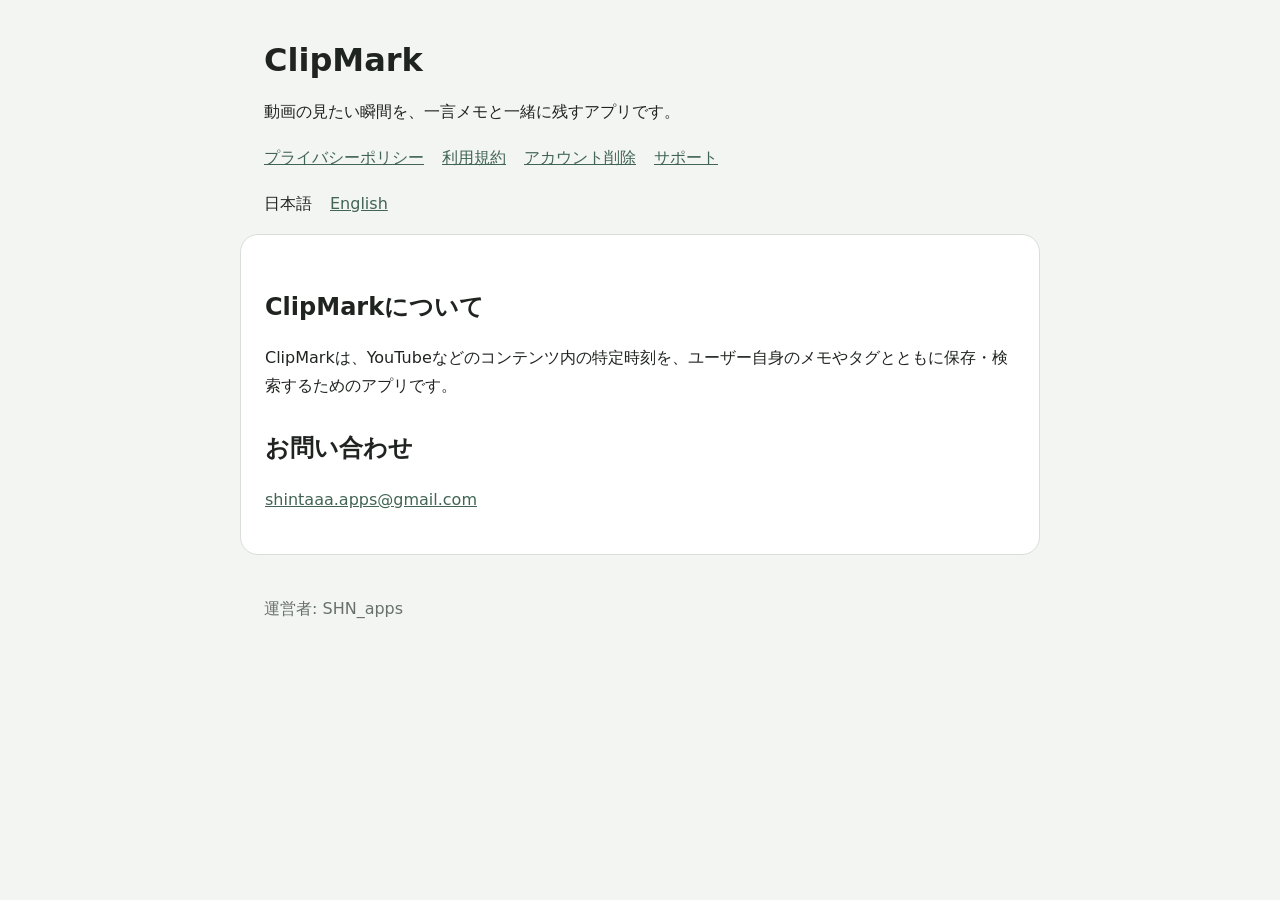
<file: docs/index.html>
<!doctype html>
<html lang="ja">
<head>
  <meta charset="utf-8">
  <meta name="viewport" content="width=device-width, initial-scale=1">
  <title>ClipMark サポート</title>
  <link rel="stylesheet" href="styles.css">
<link rel="alternate" hreflang="ja" href="index.html"><link rel="alternate" hreflang="en" href="en/index.html"></head>
<body>
  <header>
    <h1>ClipMark</h1>
    <p>動画の見たい瞬間を、一言メモと一緒に残すアプリです。</p>
    <nav>
      <a href="privacy.html">プライバシーポリシー</a>
      <a href="terms.html">利用規約</a>
      <a href="delete-account.html">アカウント削除</a>
      <a href="support.html">サポート</a>
    </nav>
  <nav aria-label="言語"><span lang="ja" aria-current="page">日本語</span><a lang="en" hreflang="en" href="en/index.html">English</a></nav></header>
  <main>
    <h2>ClipMarkについて</h2>
    <p>ClipMarkは、YouTubeなどのコンテンツ内の特定時刻を、ユーザー自身のメモやタグとともに保存・検索するためのアプリです。</p>
    <h2>お問い合わせ</h2>
    <p><a href="mailto:shintaaa.apps@gmail.com">shintaaa.apps@gmail.com</a></p>
  </main>
  <footer>運営者: SHN_apps</footer>
</body>
</html>
</file>
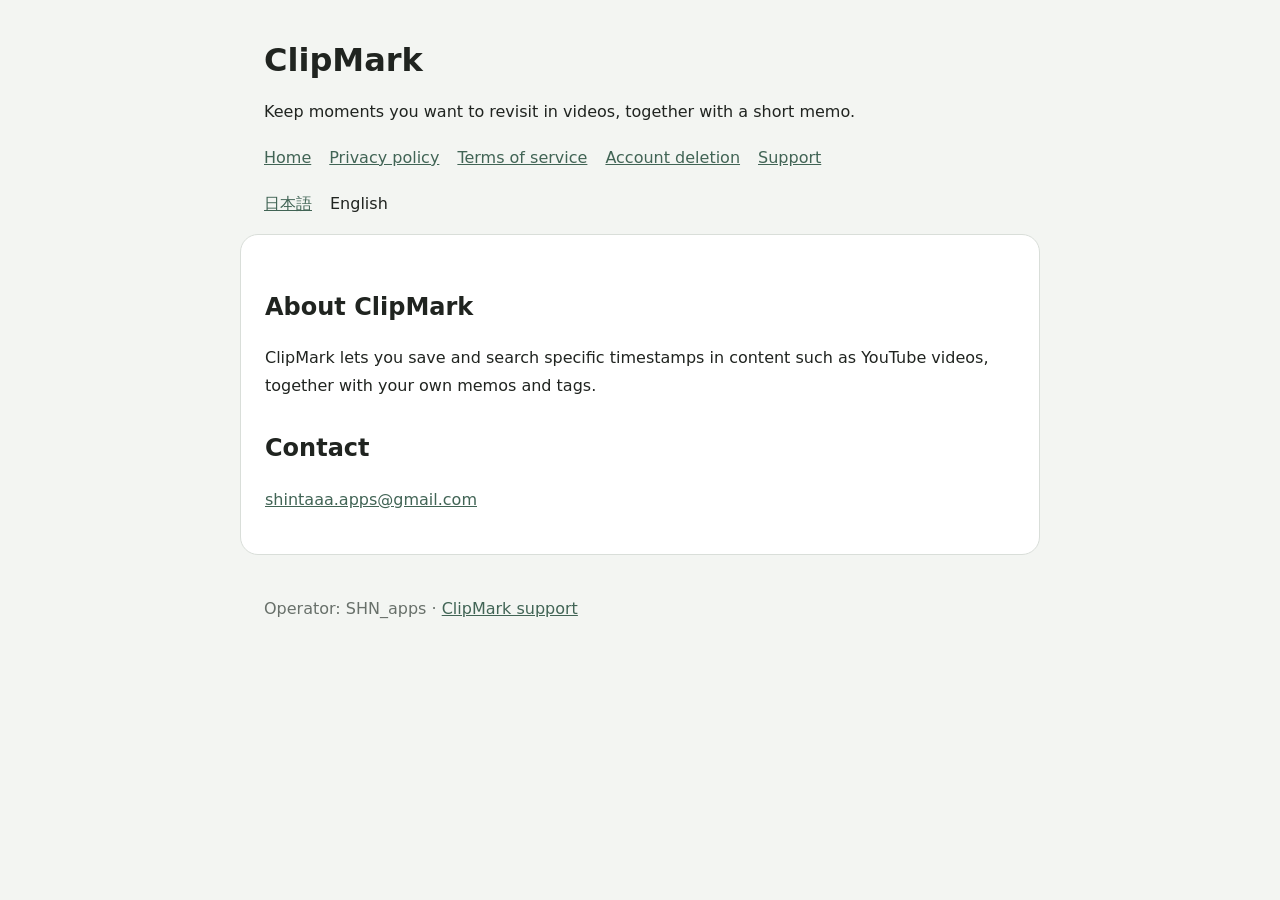
<file: docs/en/index.html>
<!doctype html>
<html lang="en"><head><meta charset="utf-8"><meta name="viewport" content="width=device-width, initial-scale=1"><title>ClipMark support</title><link rel="stylesheet" href="../styles.css"><link rel="alternate" hreflang="ja" href="../index.html"><link rel="alternate" hreflang="en" href="index.html"></head>
<body><header><h1>ClipMark</h1><p>Keep moments you want to revisit in videos, together with a short memo.</p><nav aria-label="Site"><a href="index.html">Home</a><a href="privacy.html">Privacy policy</a><a href="terms.html">Terms of service</a><a href="delete-account.html">Account deletion</a><a href="support.html">Support</a></nav><nav aria-label="Language"><a lang="ja" hreflang="ja" href="../index.html">日本語</a><span lang="en" aria-current="page">English</span></nav></header>
<main><h2>About ClipMark</h2>
<p>ClipMark lets you save and search specific timestamps in content such as YouTube videos, together with your own memos and tags.</p>
<h2>Contact</h2><p><a href="mailto:shintaaa.apps@gmail.com">shintaaa.apps@gmail.com</a></p></main><footer>Operator: SHN_apps · <a href="index.html">ClipMark support</a></footer></body></html>
</file>
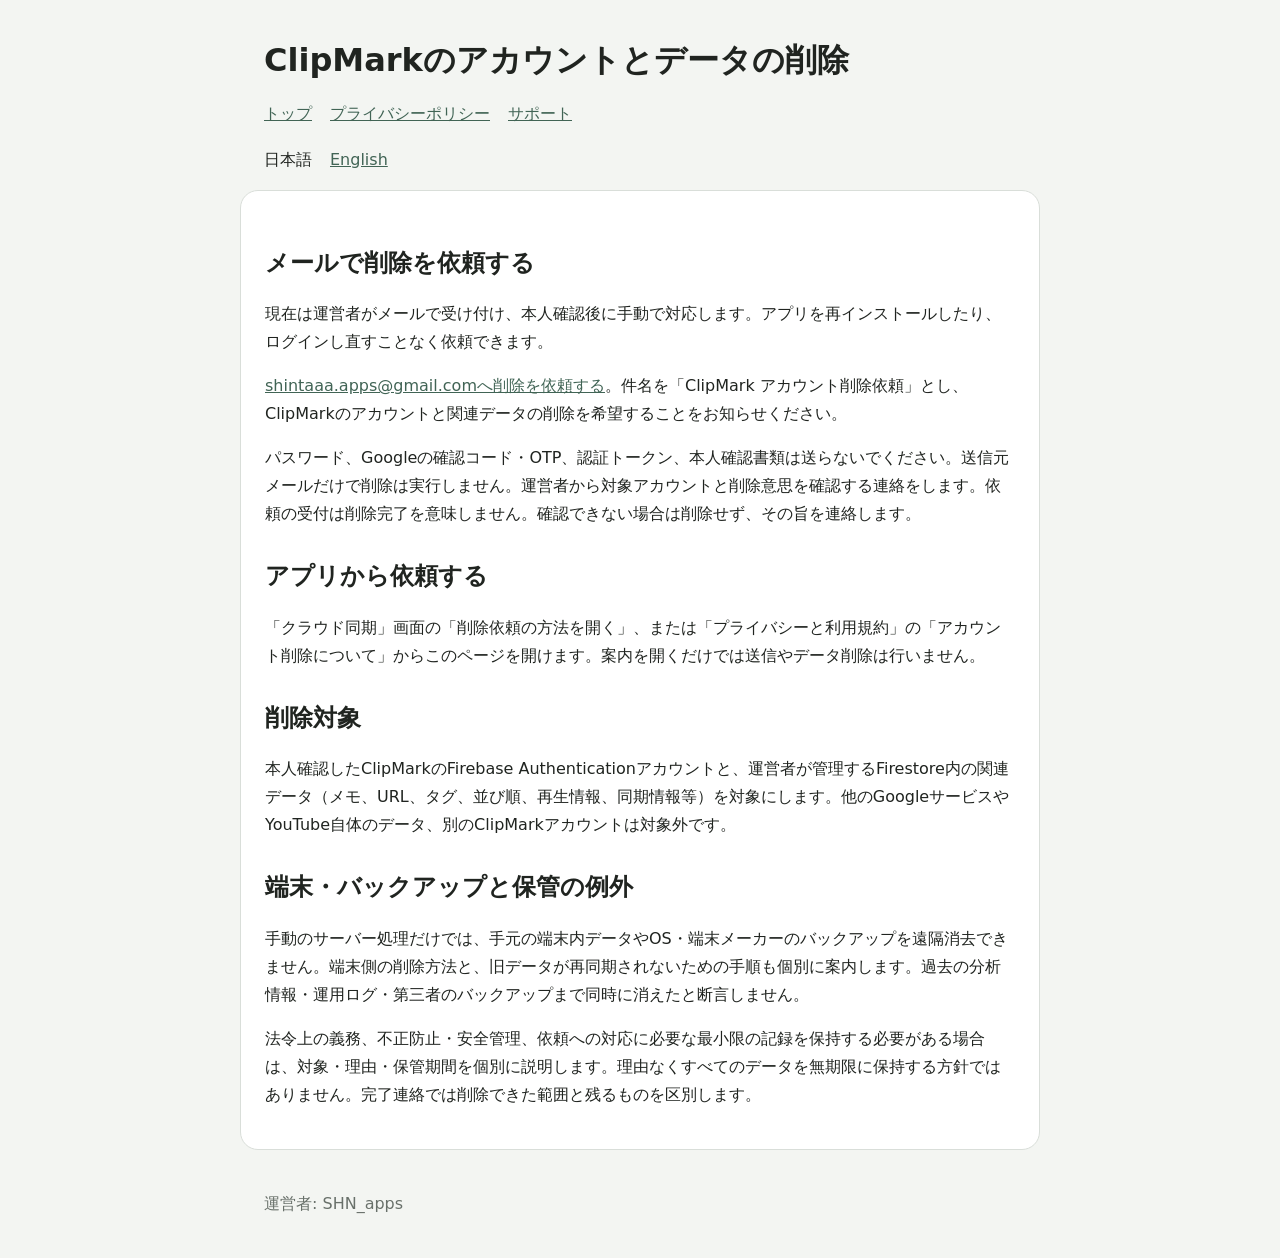
<file: docs/delete-account.html>
<!doctype html>
<html lang="ja"><head><meta charset="utf-8"><meta name="viewport" content="width=device-width, initial-scale=1"><title>アカウント削除 | ClipMark</title><link rel="stylesheet" href="styles.css"><link rel="alternate" hreflang="ja" href="delete-account.html"><link rel="alternate" hreflang="en" href="en/delete-account.html"></head>
<body><header><h1>ClipMarkのアカウントとデータの削除</h1><nav><a href="index.html">トップ</a> <a href="privacy.html">プライバシーポリシー</a> <a href="support.html">サポート</a></nav><nav aria-label="言語"><span lang="ja" aria-current="page">日本語</span><a lang="en" hreflang="en" href="en/delete-account.html">English</a></nav></header><main>
<h2>メールで削除を依頼する</h2>
<p>現在は運営者がメールで受け付け、本人確認後に手動で対応します。アプリを再インストールしたり、ログインし直すことなく依頼できます。</p>
<p><a href="mailto:shintaaa.apps@gmail.com?subject=ClipMark%20account%20deletion">shintaaa.apps@gmail.comへ削除を依頼する</a>。件名を「ClipMark アカウント削除依頼」とし、ClipMarkのアカウントと関連データの削除を希望することをお知らせください。</p>
<p>パスワード、Googleの確認コード・OTP、認証トークン、本人確認書類は送らないでください。送信元メールだけで削除は実行しません。運営者から対象アカウントと削除意思を確認する連絡をします。依頼の受付は削除完了を意味しません。確認できない場合は削除せず、その旨を連絡します。</p>
<h2>アプリから依頼する</h2><p>「クラウド同期」画面の「削除依頼の方法を開く」、または「プライバシーと利用規約」の「アカウント削除について」からこのページを開けます。案内を開くだけでは送信やデータ削除は行いません。</p>
<h2>削除対象</h2><p>本人確認したClipMarkのFirebase Authenticationアカウントと、運営者が管理するFirestore内の関連データ（メモ、URL、タグ、並び順、再生情報、同期情報等）を対象にします。他のGoogleサービスやYouTube自体のデータ、別のClipMarkアカウントは対象外です。</p>
<h2>端末・バックアップと保管の例外</h2><p>手動のサーバー処理だけでは、手元の端末内データやOS・端末メーカーのバックアップを遠隔消去できません。端末側の削除方法と、旧データが再同期されないための手順も個別に案内します。過去の分析情報・運用ログ・第三者のバックアップまで同時に消えたと断言しません。</p>
<p>法令上の義務、不正防止・安全管理、依頼への対応に必要な最小限の記録を保持する必要がある場合は、対象・理由・保管期間を個別に説明します。理由なくすべてのデータを無期限に保持する方針ではありません。完了連絡では削除できた範囲と残るものを区別します。</p>
</main><footer>運営者: SHN_apps</footer></body></html>
</file>
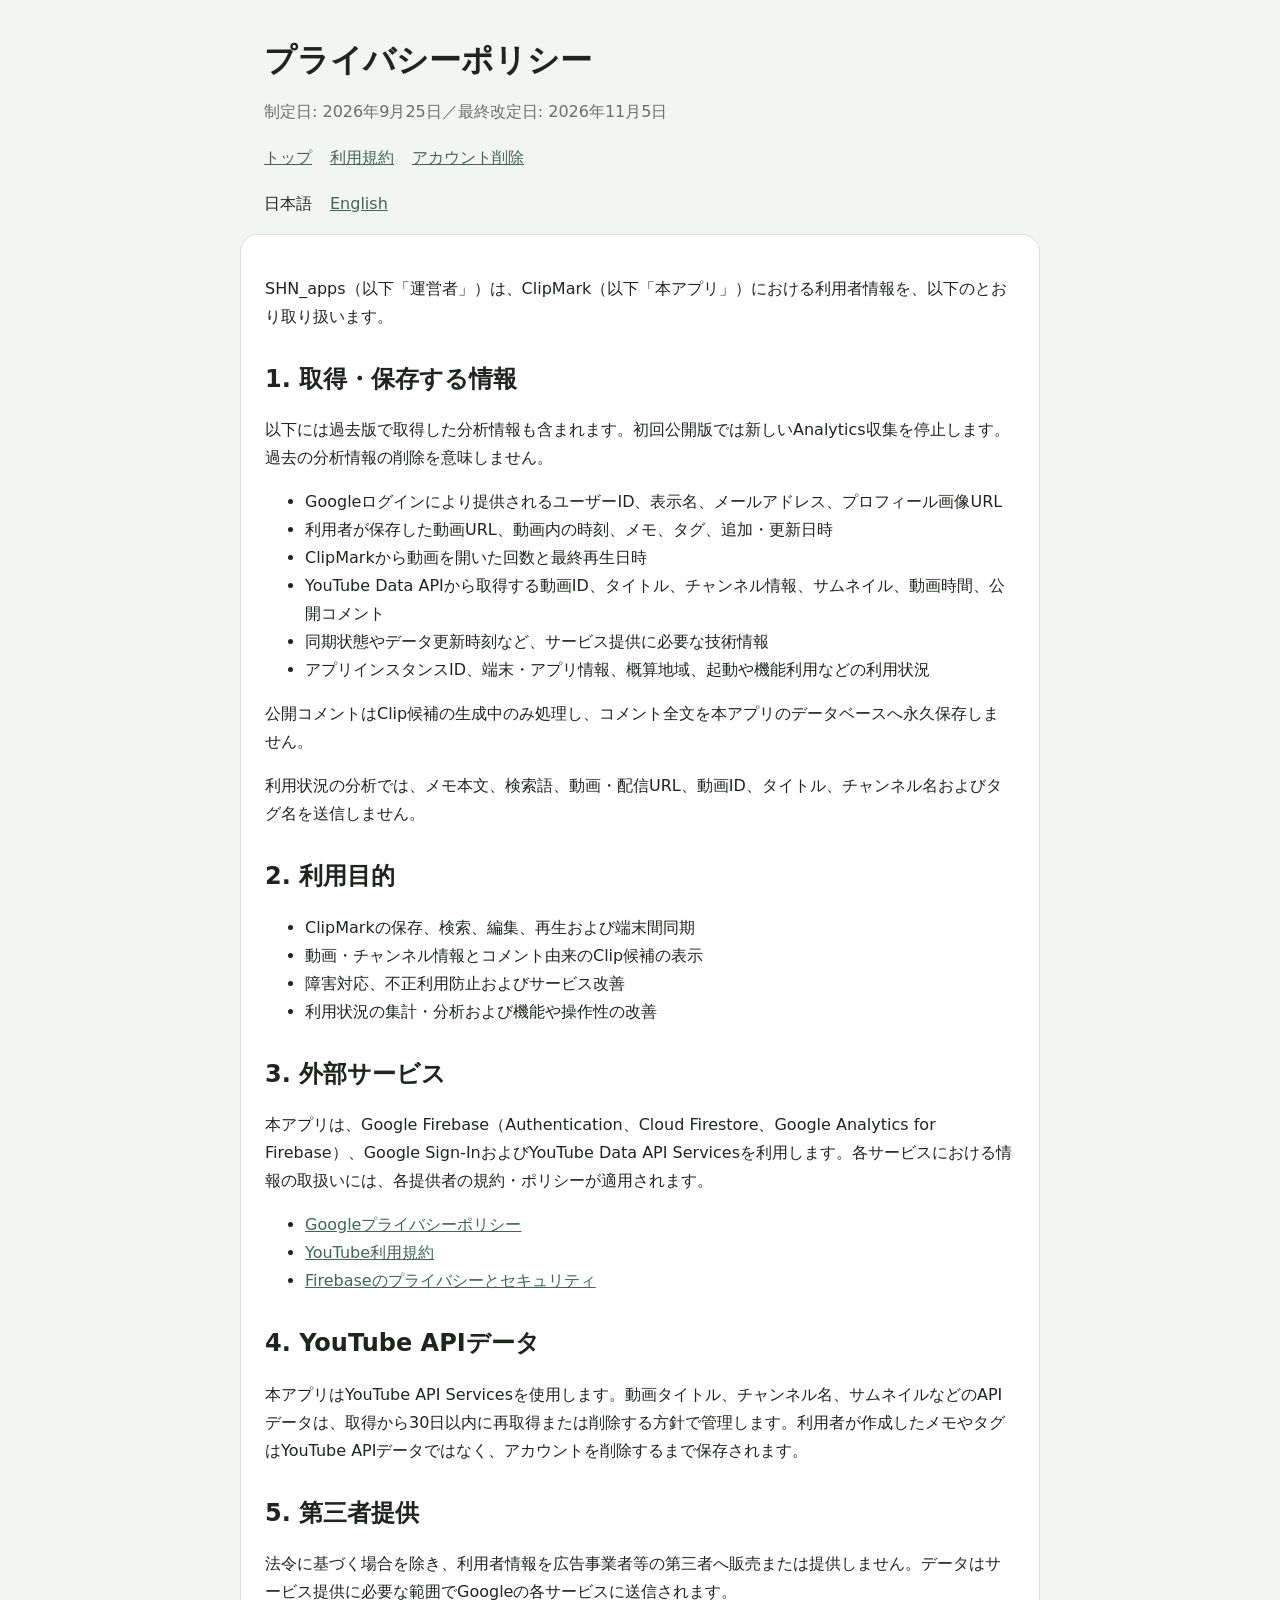
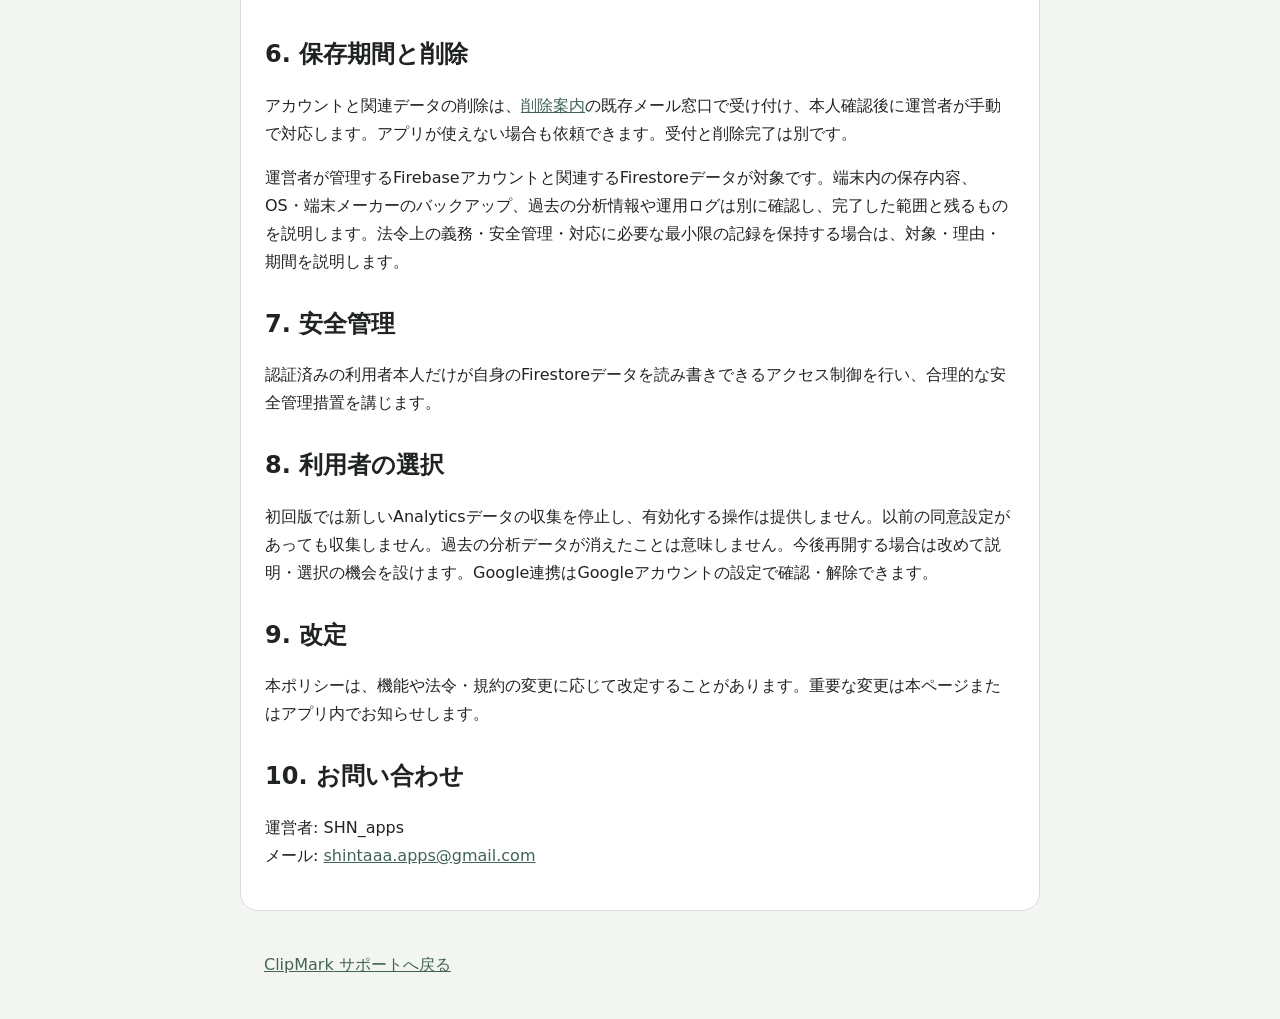
<file: docs/privacy.html>
<!doctype html>
<html lang="ja">
<head>
  <meta charset="utf-8">
  <meta name="viewport" content="width=device-width, initial-scale=1">
  <title>プライバシーポリシー | ClipMark</title>
  <link rel="stylesheet" href="styles.css">
<link rel="alternate" hreflang="ja" href="privacy.html"><link rel="alternate" hreflang="en" href="en/privacy.html"></head>
<body>
  <header>
    <h1>プライバシーポリシー</h1>
    <p class="updated">制定日: 2026年9月25日／最終改定日: 2026年11月5日</p>
    <nav><a href="index.html">トップ</a><a href="terms.html">利用規約</a><a href="delete-account.html">アカウント削除</a></nav>
  <nav aria-label="言語"><span lang="ja" aria-current="page">日本語</span><a lang="en" hreflang="en" href="en/privacy.html">English</a></nav></header>
  <main>
    <p>SHN_apps（以下「運営者」）は、ClipMark（以下「本アプリ」）における利用者情報を、以下のとおり取り扱います。</p>

    <h2>1. 取得・保存する情報</h2>
    <p>以下には過去版で取得した分析情報も含まれます。初回公開版では新しいAnalytics収集を停止します。過去の分析情報の削除を意味しません。</p>
    <ul>
      <li>Googleログインにより提供されるユーザーID、表示名、メールアドレス、プロフィール画像URL</li>
      <li>利用者が保存した動画URL、動画内の時刻、メモ、タグ、追加・更新日時</li>
      <li>ClipMarkから動画を開いた回数と最終再生日時</li>
      <li>YouTube Data APIから取得する動画ID、タイトル、チャンネル情報、サムネイル、動画時間、公開コメント</li>
      <li>同期状態やデータ更新時刻など、サービス提供に必要な技術情報</li>
      <li>アプリインスタンスID、端末・アプリ情報、概算地域、起動や機能利用などの利用状況</li>
    </ul>
    <p>公開コメントはClip候補の生成中のみ処理し、コメント全文を本アプリのデータベースへ永久保存しません。</p>
    <p>利用状況の分析では、メモ本文、検索語、動画・配信URL、動画ID、タイトル、チャンネル名およびタグ名を送信しません。</p>

    <h2>2. 利用目的</h2>
    <ul>
      <li>ClipMarkの保存、検索、編集、再生および端末間同期</li>
      <li>動画・チャンネル情報とコメント由来のClip候補の表示</li>
      <li>障害対応、不正利用防止およびサービス改善</li>
      <li>利用状況の集計・分析および機能や操作性の改善</li>
    </ul>

    <h2>3. 外部サービス</h2>
    <p>本アプリは、Google Firebase（Authentication、Cloud Firestore、Google Analytics for Firebase）、Google Sign-InおよびYouTube Data API Servicesを利用します。各サービスにおける情報の取扱いには、各提供者の規約・ポリシーが適用されます。</p>
    <ul>
      <li><a href="https://policies.google.com/privacy">Googleプライバシーポリシー</a></li>
      <li><a href="https://www.youtube.com/t/terms">YouTube利用規約</a></li>
      <li><a href="https://firebase.google.com/support/privacy">Firebaseのプライバシーとセキュリティ</a></li>
    </ul>

    <h2>4. YouTube APIデータ</h2>
    <p>本アプリはYouTube API Servicesを使用します。動画タイトル、チャンネル名、サムネイルなどのAPIデータは、取得から30日以内に再取得または削除する方針で管理します。利用者が作成したメモやタグはYouTube APIデータではなく、アカウントを削除するまで保存されます。</p>

    <h2>5. 第三者提供</h2>
    <p>法令に基づく場合を除き、利用者情報を広告事業者等の第三者へ販売または提供しません。データはサービス提供に必要な範囲でGoogleの各サービスに送信されます。</p>

    <h2>6. 保存期間と削除</h2>
    <p>アカウントと関連データの削除は、<a href="delete-account.html">削除案内</a>の既存メール窓口で受け付け、本人確認後に運営者が手動で対応します。アプリが使えない場合も依頼できます。受付と削除完了は別です。</p>
    <p>運営者が管理するFirebaseアカウントと関連するFirestoreデータが対象です。端末内の保存内容、OS・端末メーカーのバックアップ、過去の分析情報や運用ログは別に確認し、完了した範囲と残るものを説明します。法令上の義務・安全管理・対応に必要な最小限の記録を保持する場合は、対象・理由・期間を説明します。</p>

    <h2>7. 安全管理</h2>
    <p>認証済みの利用者本人だけが自身のFirestoreデータを読み書きできるアクセス制御を行い、合理的な安全管理措置を講じます。</p>

    <h2>8. 利用者の選択</h2>
    <p>初回版では新しいAnalyticsデータの収集を停止し、有効化する操作は提供しません。以前の同意設定があっても収集しません。過去の分析データが消えたことは意味しません。今後再開する場合は改めて説明・選択の機会を設けます。Google連携はGoogleアカウントの設定で確認・解除できます。</p>

    <h2>9. 改定</h2>
    <p>本ポリシーは、機能や法令・規約の変更に応じて改定することがあります。重要な変更は本ページまたはアプリ内でお知らせします。</p>

    <h2>10. お問い合わせ</h2>
    <p>運営者: SHN_apps<br>メール: <a href="mailto:shintaaa.apps@gmail.com">shintaaa.apps@gmail.com</a></p>
  </main>
  <footer><a href="index.html">ClipMark サポートへ戻る</a></footer>
</body>
</html>
</file>
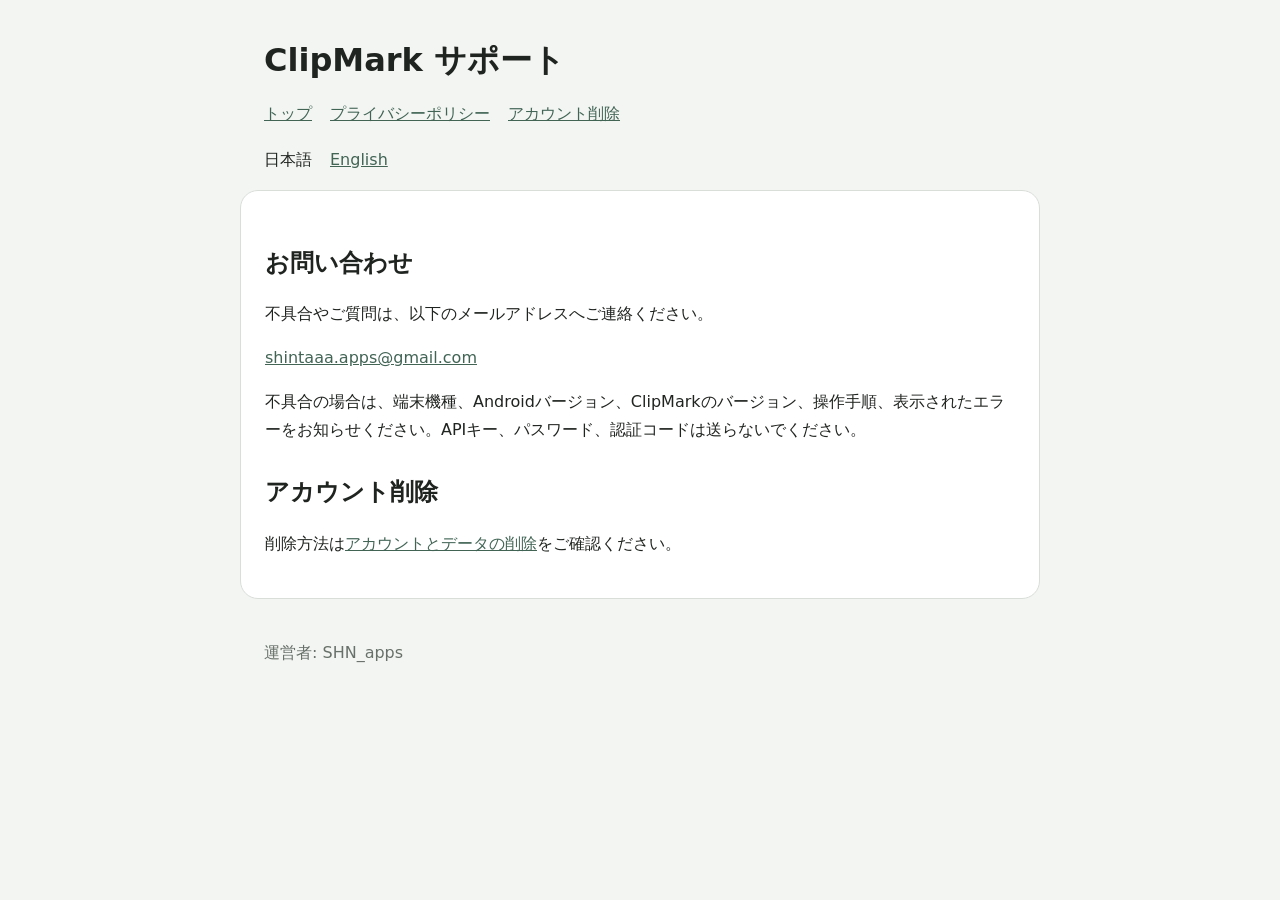
<file: docs/support.html>
<!doctype html>
<html lang="ja">
<head>
  <meta charset="utf-8">
  <meta name="viewport" content="width=device-width, initial-scale=1">
  <title>サポート | ClipMark</title>
  <link rel="stylesheet" href="styles.css">
<link rel="alternate" hreflang="ja" href="support.html"><link rel="alternate" hreflang="en" href="en/support.html"></head>
<body>
  <header>
    <h1>ClipMark サポート</h1>
    <nav><a href="index.html">トップ</a><a href="privacy.html">プライバシーポリシー</a><a href="delete-account.html">アカウント削除</a></nav>
  <nav aria-label="言語"><span lang="ja" aria-current="page">日本語</span><a lang="en" hreflang="en" href="en/support.html">English</a></nav></header>
  <main>
    <h2>お問い合わせ</h2>
    <p>不具合やご質問は、以下のメールアドレスへご連絡ください。</p>
    <p><a href="mailto:shintaaa.apps@gmail.com?subject=ClipMark%20問い合わせ">shintaaa.apps@gmail.com</a></p>
    <p>不具合の場合は、端末機種、Androidバージョン、ClipMarkのバージョン、操作手順、表示されたエラーをお知らせください。APIキー、パスワード、認証コードは送らないでください。</p>
    <h2>アカウント削除</h2>
    <p>削除方法は<a href="delete-account.html">アカウントとデータの削除</a>をご確認ください。</p>
  </main>
  <footer>運営者: SHN_apps</footer>
</body>
</html>
</file>
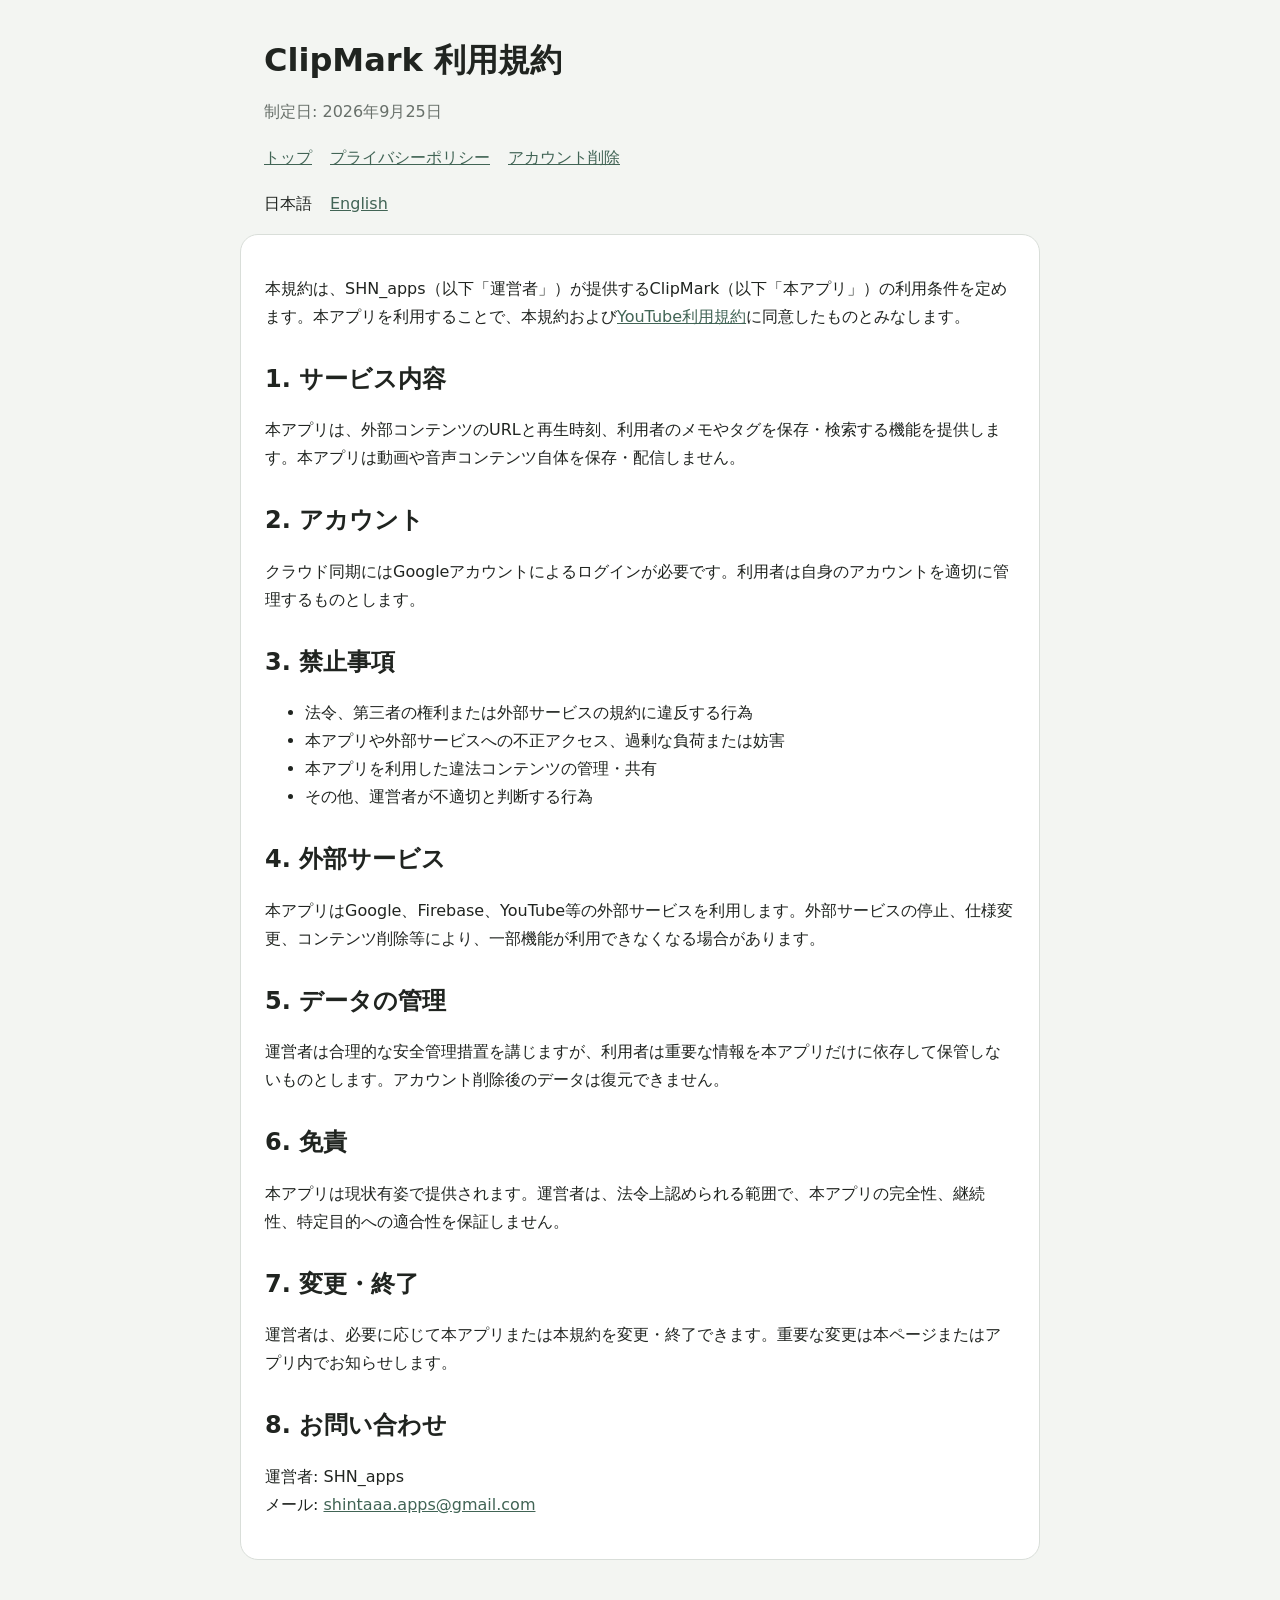
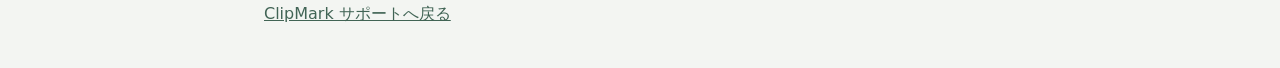
<file: docs/terms.html>
<!doctype html>
<html lang="ja">
<head>
  <meta charset="utf-8">
  <meta name="viewport" content="width=device-width, initial-scale=1">
  <title>利用規約 | ClipMark</title>
  <link rel="stylesheet" href="styles.css">
<link rel="alternate" hreflang="ja" href="terms.html"><link rel="alternate" hreflang="en" href="en/terms.html"></head>
<body>
  <header>
    <h1>ClipMark 利用規約</h1>
    <p class="updated">制定日: 2026年9月25日</p>
    <nav><a href="index.html">トップ</a><a href="privacy.html">プライバシーポリシー</a><a href="delete-account.html">アカウント削除</a></nav>
  <nav aria-label="言語"><span lang="ja" aria-current="page">日本語</span><a lang="en" hreflang="en" href="en/terms.html">English</a></nav></header>
  <main>
    <p>本規約は、SHN_apps（以下「運営者」）が提供するClipMark（以下「本アプリ」）の利用条件を定めます。本アプリを利用することで、本規約および<a href="https://www.youtube.com/t/terms">YouTube利用規約</a>に同意したものとみなします。</p>

    <h2>1. サービス内容</h2>
    <p>本アプリは、外部コンテンツのURLと再生時刻、利用者のメモやタグを保存・検索する機能を提供します。本アプリは動画や音声コンテンツ自体を保存・配信しません。</p>

    <h2>2. アカウント</h2>
    <p>クラウド同期にはGoogleアカウントによるログインが必要です。利用者は自身のアカウントを適切に管理するものとします。</p>

    <h2>3. 禁止事項</h2>
    <ul>
      <li>法令、第三者の権利または外部サービスの規約に違反する行為</li>
      <li>本アプリや外部サービスへの不正アクセス、過剰な負荷または妨害</li>
      <li>本アプリを利用した違法コンテンツの管理・共有</li>
      <li>その他、運営者が不適切と判断する行為</li>
    </ul>

    <h2>4. 外部サービス</h2>
    <p>本アプリはGoogle、Firebase、YouTube等の外部サービスを利用します。外部サービスの停止、仕様変更、コンテンツ削除等により、一部機能が利用できなくなる場合があります。</p>

    <h2>5. データの管理</h2>
    <p>運営者は合理的な安全管理措置を講じますが、利用者は重要な情報を本アプリだけに依存して保管しないものとします。アカウント削除後のデータは復元できません。</p>

    <h2>6. 免責</h2>
    <p>本アプリは現状有姿で提供されます。運営者は、法令上認められる範囲で、本アプリの完全性、継続性、特定目的への適合性を保証しません。</p>

    <h2>7. 変更・終了</h2>
    <p>運営者は、必要に応じて本アプリまたは本規約を変更・終了できます。重要な変更は本ページまたはアプリ内でお知らせします。</p>

    <h2>8. お問い合わせ</h2>
    <p>運営者: SHN_apps<br>メール: <a href="mailto:shintaaa.apps@gmail.com">shintaaa.apps@gmail.com</a></p>
  </main>
  <footer><a href="index.html">ClipMark サポートへ戻る</a></footer>
</body>
</html>
</file>
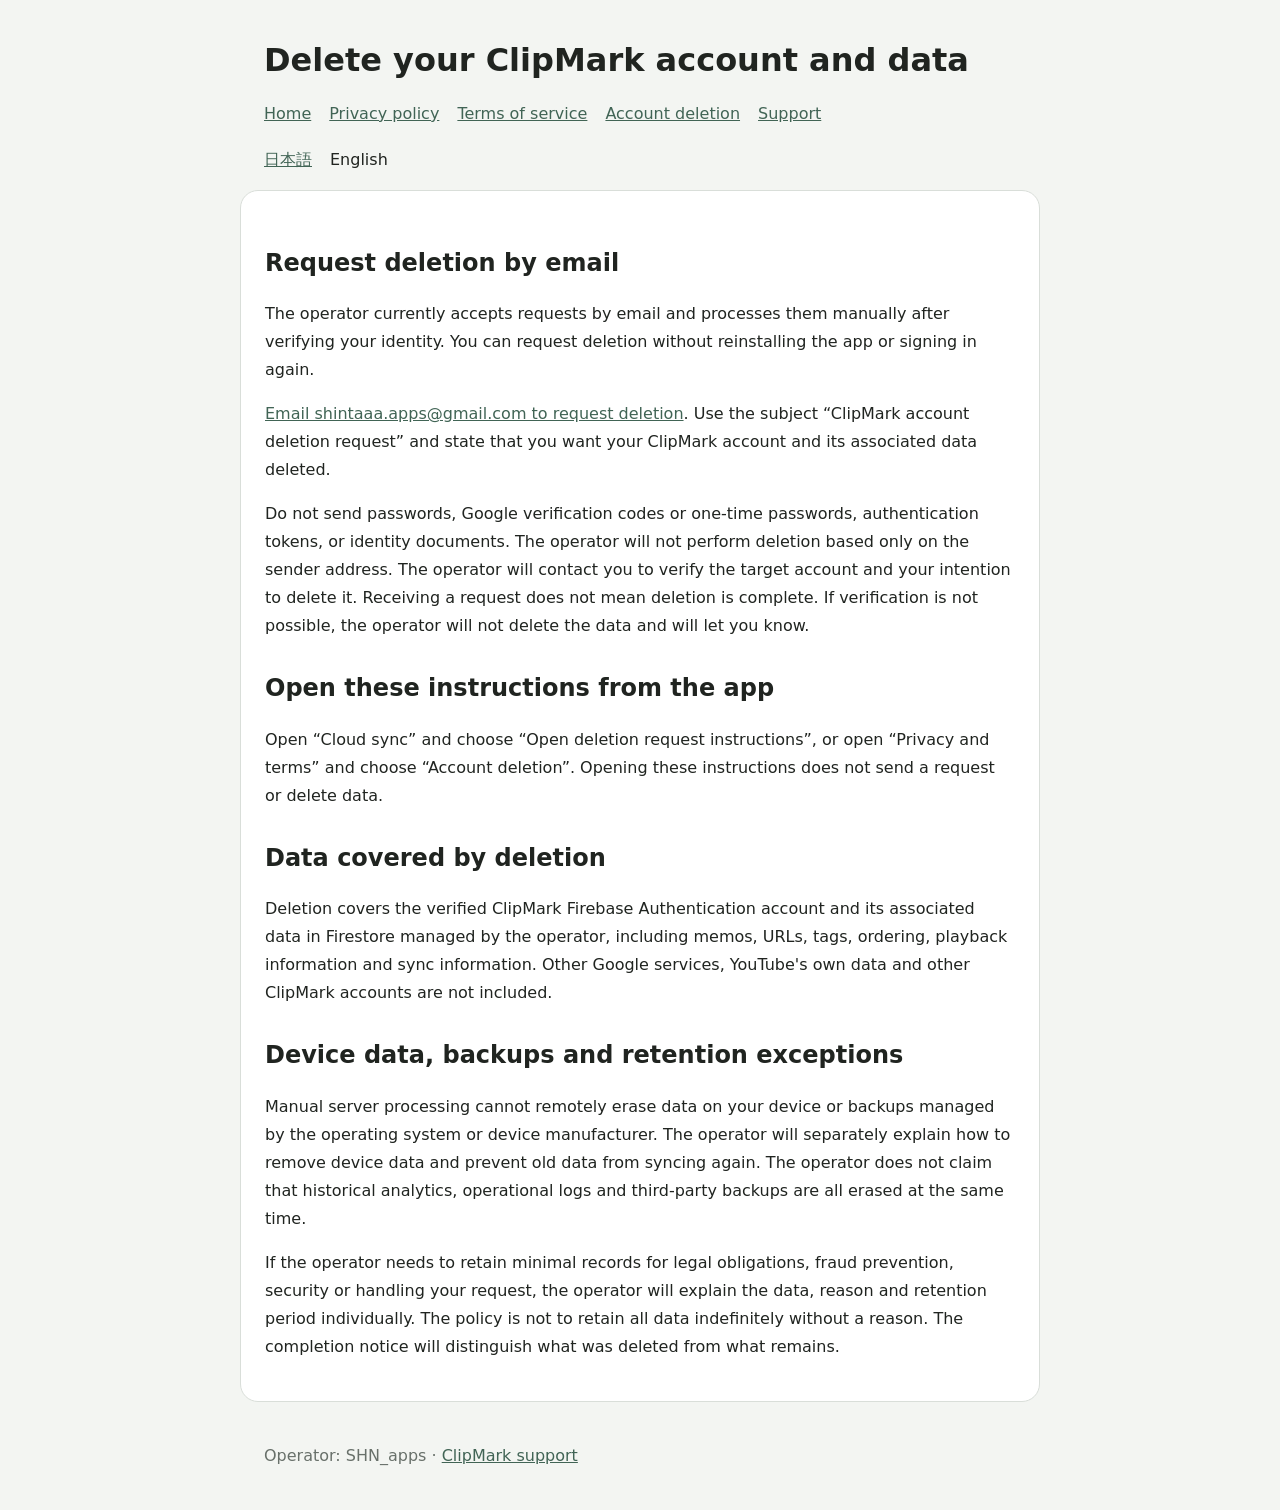
<file: docs/en/delete-account.html>
<!doctype html>
<html lang="en"><head><meta charset="utf-8"><meta name="viewport" content="width=device-width, initial-scale=1"><title>Account deletion | ClipMark</title><link rel="stylesheet" href="../styles.css"><link rel="alternate" hreflang="ja" href="../delete-account.html"><link rel="alternate" hreflang="en" href="delete-account.html"></head>
<body><header><h1>Delete your ClipMark account and data</h1><nav aria-label="Site"><a href="index.html">Home</a><a href="privacy.html">Privacy policy</a><a href="terms.html">Terms of service</a><a href="delete-account.html">Account deletion</a><a href="support.html">Support</a></nav><nav aria-label="Language"><a lang="ja" hreflang="ja" href="../delete-account.html">日本語</a><span lang="en" aria-current="page">English</span></nav></header>
<main><h2>Request deletion by email</h2>
<p>The operator currently accepts requests by email and processes them manually after verifying your identity. You can request deletion without reinstalling the app or signing in again.</p>
<p><a href="mailto:shintaaa.apps@gmail.com?subject=ClipMark%20account%20deletion">Email shintaaa.apps@gmail.com to request deletion</a>. Use the subject “ClipMark account deletion request” and state that you want your ClipMark account and its associated data deleted.</p>
<p>Do not send passwords, Google verification codes or one-time passwords, authentication tokens, or identity documents. The operator will not perform deletion based only on the sender address. The operator will contact you to verify the target account and your intention to delete it. Receiving a request does not mean deletion is complete. If verification is not possible, the operator will not delete the data and will let you know.</p>
<h2>Open these instructions from the app</h2>
<p>Open “Cloud sync” and choose “Open deletion request instructions”, or open “Privacy and terms” and choose “Account deletion”. Opening these instructions does not send a request or delete data.</p>
<h2>Data covered by deletion</h2>
<p>Deletion covers the verified ClipMark Firebase Authentication account and its associated data in Firestore managed by the operator, including memos, URLs, tags, ordering, playback information and sync information. Other Google services, YouTube's own data and other ClipMark accounts are not included.</p>
<h2>Device data, backups and retention exceptions</h2>
<p>Manual server processing cannot remotely erase data on your device or backups managed by the operating system or device manufacturer. The operator will separately explain how to remove device data and prevent old data from syncing again. The operator does not claim that historical analytics, operational logs and third-party backups are all erased at the same time.</p>
<p>If the operator needs to retain minimal records for legal obligations, fraud prevention, security or handling your request, the operator will explain the data, reason and retention period individually. The policy is not to retain all data indefinitely without a reason. The completion notice will distinguish what was deleted from what remains.</p></main><footer>Operator: SHN_apps · <a href="index.html">ClipMark support</a></footer></body></html>
</file>
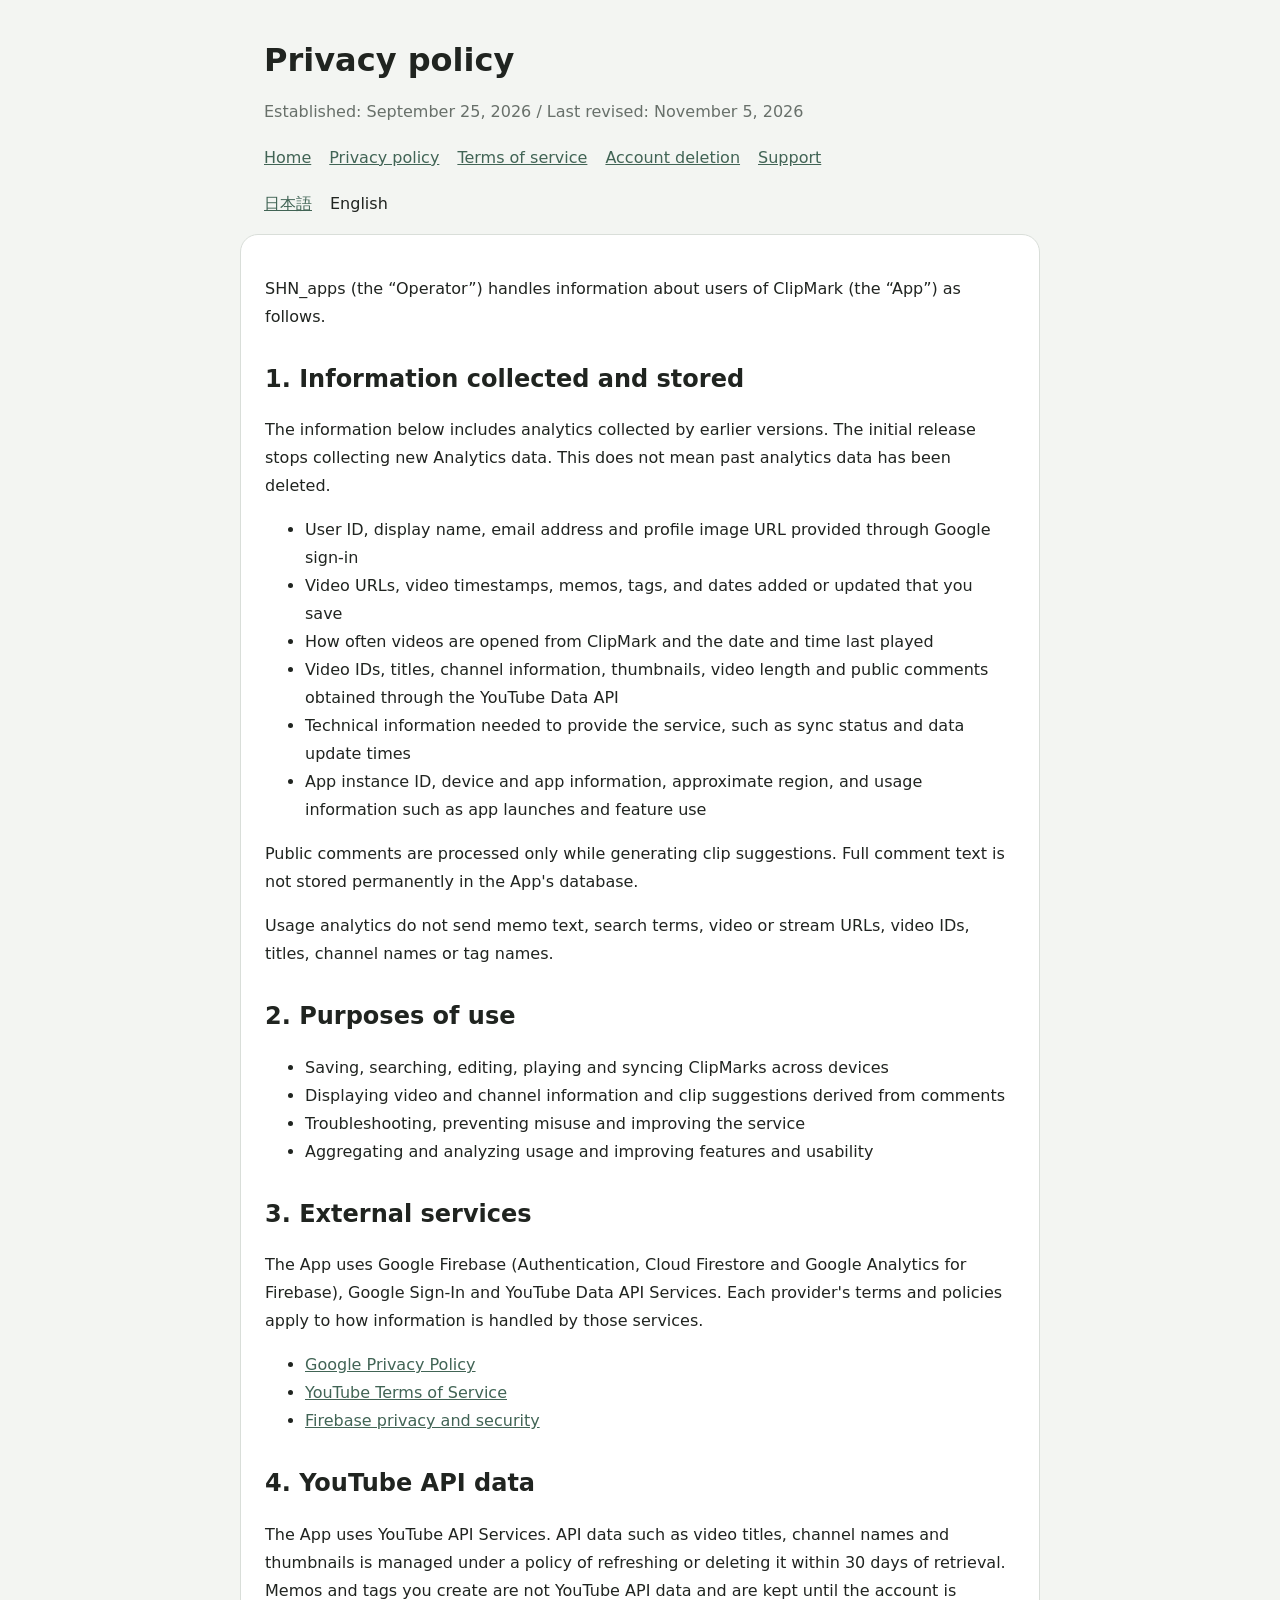
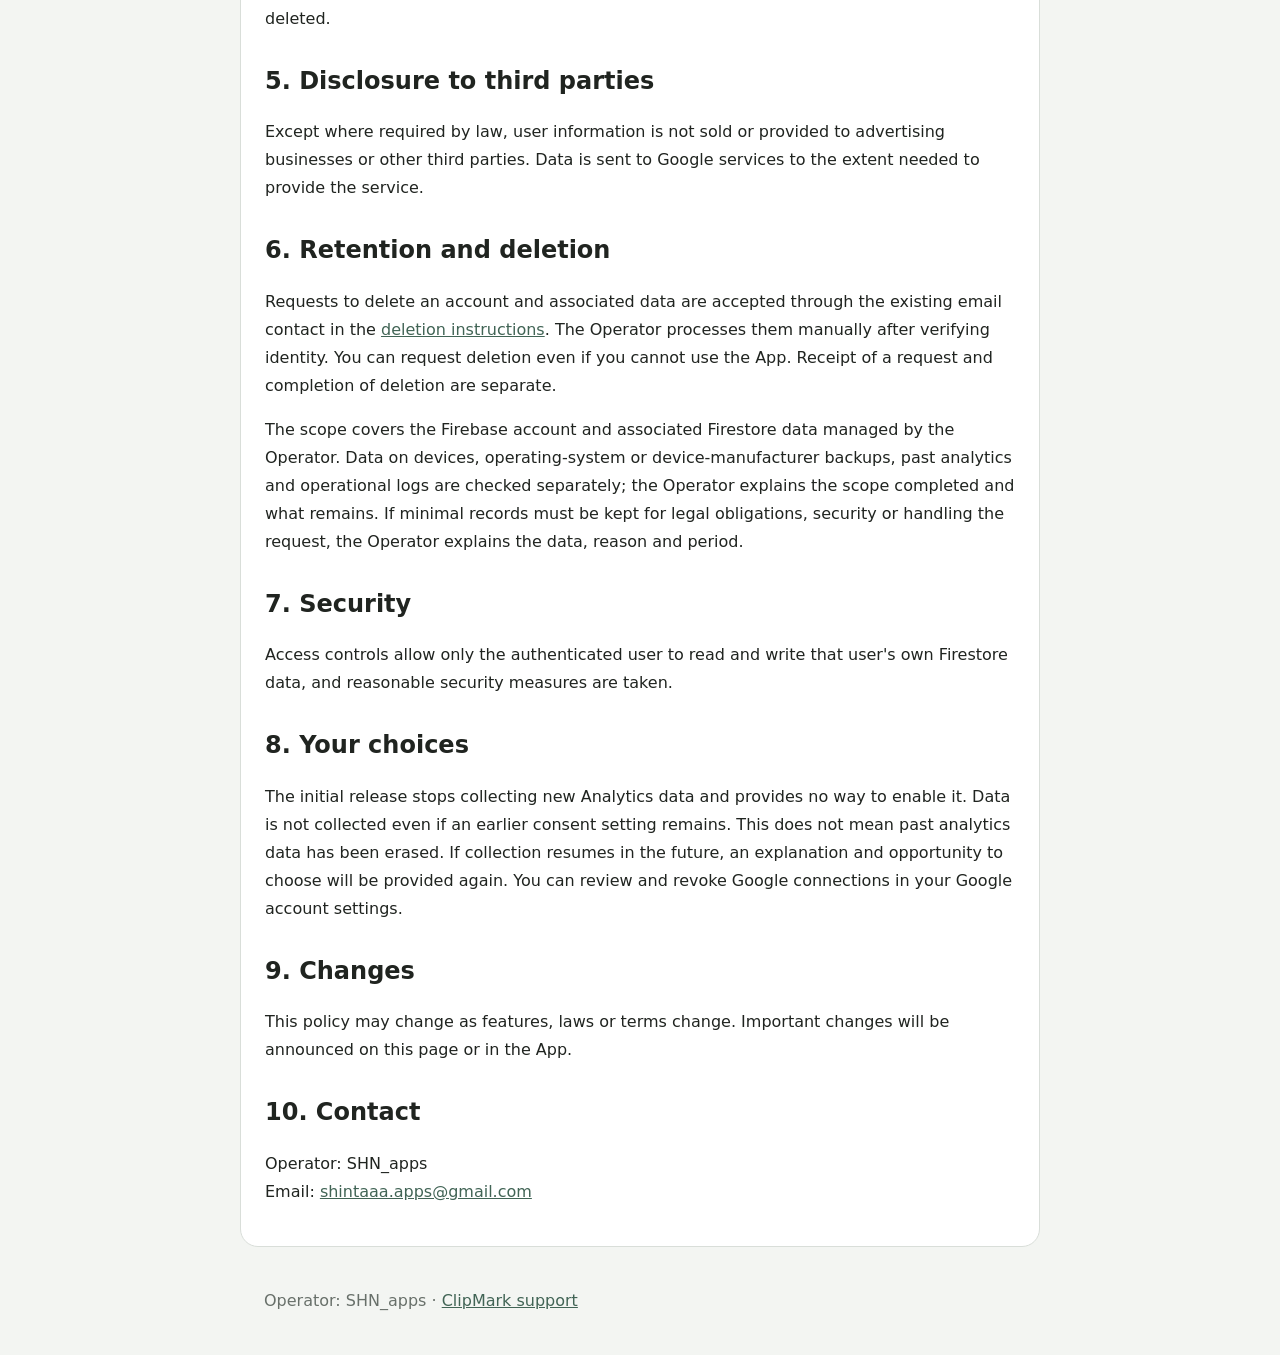
<file: docs/en/privacy.html>
<!doctype html>
<html lang="en"><head><meta charset="utf-8"><meta name="viewport" content="width=device-width, initial-scale=1"><title>Privacy policy | ClipMark</title><link rel="stylesheet" href="../styles.css"><link rel="alternate" hreflang="ja" href="../privacy.html"><link rel="alternate" hreflang="en" href="privacy.html"></head>
<body><header><h1>Privacy policy</h1><p class="updated">Established: September 25, 2026 / Last revised: November 5, 2026</p><nav aria-label="Site"><a href="index.html">Home</a><a href="privacy.html">Privacy policy</a><a href="terms.html">Terms of service</a><a href="delete-account.html">Account deletion</a><a href="support.html">Support</a></nav><nav aria-label="Language"><a lang="ja" hreflang="ja" href="../privacy.html">日本語</a><span lang="en" aria-current="page">English</span></nav></header>
<main><p>SHN_apps (the “Operator”) handles information about users of ClipMark (the “App”) as follows.</p>
<h2>1. Information collected and stored</h2>
<p>The information below includes analytics collected by earlier versions. The initial release stops collecting new Analytics data. This does not mean past analytics data has been deleted.</p>
<ul><li>User ID, display name, email address and profile image URL provided through Google sign-in</li>
<li>Video URLs, video timestamps, memos, tags, and dates added or updated that you save</li>
<li>How often videos are opened from ClipMark and the date and time last played</li>
<li>Video IDs, titles, channel information, thumbnails, video length and public comments obtained through the YouTube Data API</li>
<li>Technical information needed to provide the service, such as sync status and data update times</li>
<li>App instance ID, device and app information, approximate region, and usage information such as app launches and feature use</li></ul>
<p>Public comments are processed only while generating clip suggestions. Full comment text is not stored permanently in the App's database.</p>
<p>Usage analytics do not send memo text, search terms, video or stream URLs, video IDs, titles, channel names or tag names.</p>
<h2>2. Purposes of use</h2><ul>
<li>Saving, searching, editing, playing and syncing ClipMarks across devices</li>
<li>Displaying video and channel information and clip suggestions derived from comments</li>
<li>Troubleshooting, preventing misuse and improving the service</li>
<li>Aggregating and analyzing usage and improving features and usability</li></ul>
<h2>3. External services</h2>
<p>The App uses Google Firebase (Authentication, Cloud Firestore and Google Analytics for Firebase), Google Sign-In and YouTube Data API Services. Each provider's terms and policies apply to how information is handled by those services.</p>
<ul><li><a href="https://policies.google.com/privacy">Google Privacy Policy</a></li>
<li><a href="https://www.youtube.com/t/terms">YouTube Terms of Service</a></li>
<li><a href="https://firebase.google.com/support/privacy">Firebase privacy and security</a></li></ul>
<h2>4. YouTube API data</h2>
<p>The App uses YouTube API Services. API data such as video titles, channel names and thumbnails is managed under a policy of refreshing or deleting it within 30 days of retrieval. Memos and tags you create are not YouTube API data and are kept until the account is deleted.</p>
<h2>5. Disclosure to third parties</h2>
<p>Except where required by law, user information is not sold or provided to advertising businesses or other third parties. Data is sent to Google services to the extent needed to provide the service.</p>
<h2>6. Retention and deletion</h2>
<p>Requests to delete an account and associated data are accepted through the existing email contact in the <a href="delete-account.html">deletion instructions</a>. The Operator processes them manually after verifying identity. You can request deletion even if you cannot use the App. Receipt of a request and completion of deletion are separate.</p>
<p>The scope covers the Firebase account and associated Firestore data managed by the Operator. Data on devices, operating-system or device-manufacturer backups, past analytics and operational logs are checked separately; the Operator explains the scope completed and what remains. If minimal records must be kept for legal obligations, security or handling the request, the Operator explains the data, reason and period.</p>
<h2>7. Security</h2>
<p>Access controls allow only the authenticated user to read and write that user's own Firestore data, and reasonable security measures are taken.</p>
<h2>8. Your choices</h2>
<p>The initial release stops collecting new Analytics data and provides no way to enable it. Data is not collected even if an earlier consent setting remains. This does not mean past analytics data has been erased. If collection resumes in the future, an explanation and opportunity to choose will be provided again. You can review and revoke Google connections in your Google account settings.</p>
<h2>9. Changes</h2>
<p>This policy may change as features, laws or terms change. Important changes will be announced on this page or in the App.</p>
<h2>10. Contact</h2>
<p>Operator: SHN_apps<br>Email: <a href="mailto:shintaaa.apps@gmail.com">shintaaa.apps@gmail.com</a></p></main><footer>Operator: SHN_apps · <a href="index.html">ClipMark support</a></footer></body></html>
</file>
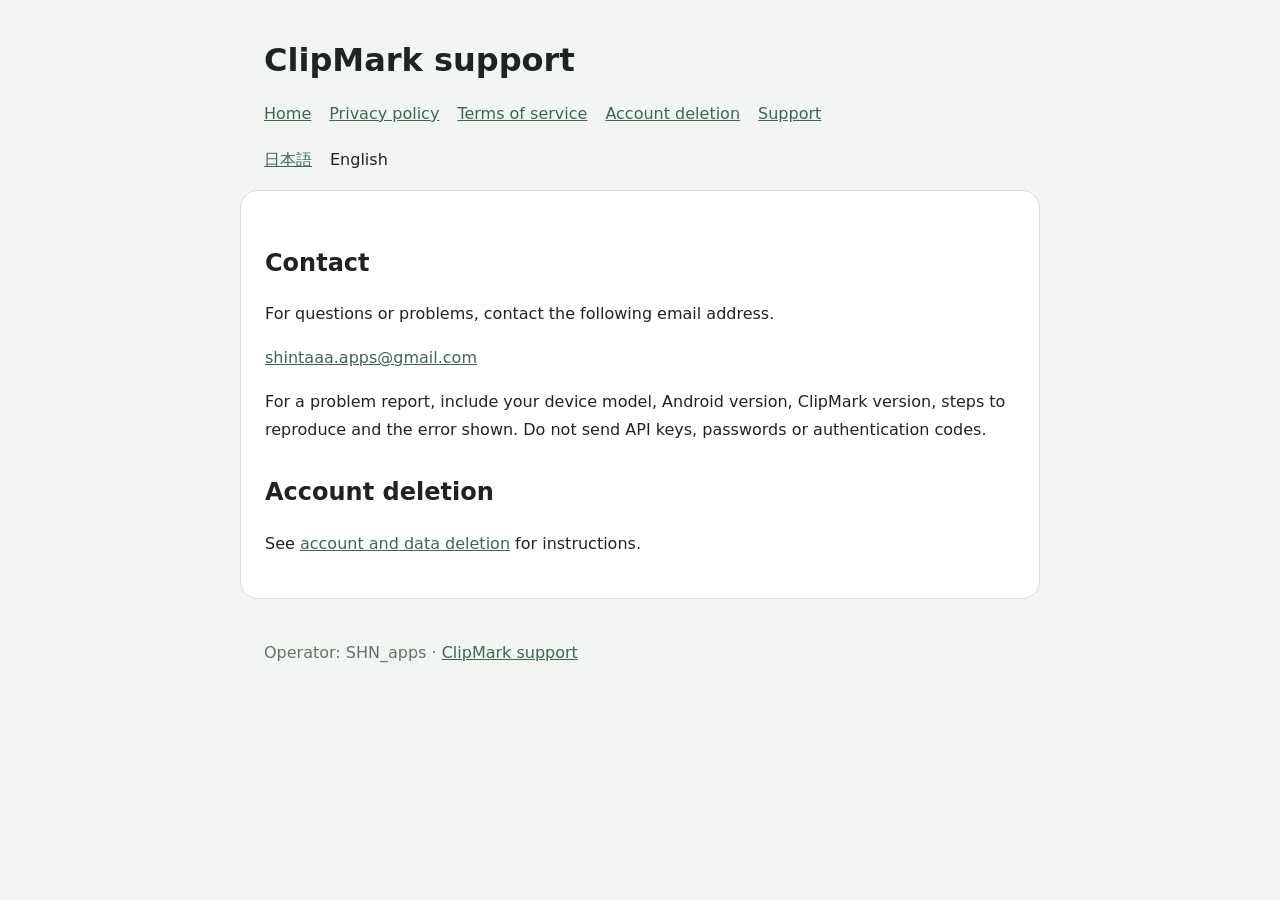
<file: docs/en/support.html>
<!doctype html>
<html lang="en"><head><meta charset="utf-8"><meta name="viewport" content="width=device-width, initial-scale=1"><title>Support | ClipMark</title><link rel="stylesheet" href="../styles.css"><link rel="alternate" hreflang="ja" href="../support.html"><link rel="alternate" hreflang="en" href="support.html"></head>
<body><header><h1>ClipMark support</h1><nav aria-label="Site"><a href="index.html">Home</a><a href="privacy.html">Privacy policy</a><a href="terms.html">Terms of service</a><a href="delete-account.html">Account deletion</a><a href="support.html">Support</a></nav><nav aria-label="Language"><a lang="ja" hreflang="ja" href="../support.html">日本語</a><span lang="en" aria-current="page">English</span></nav></header>
<main><h2>Contact</h2>
<p>For questions or problems, contact the following email address.</p>
<p><a href="mailto:shintaaa.apps@gmail.com?subject=ClipMark%20support">shintaaa.apps@gmail.com</a></p>
<p>For a problem report, include your device model, Android version, ClipMark version, steps to reproduce and the error shown. Do not send API keys, passwords or authentication codes.</p>
<h2>Account deletion</h2><p>See <a href="delete-account.html">account and data deletion</a> for instructions.</p></main><footer>Operator: SHN_apps · <a href="index.html">ClipMark support</a></footer></body></html>
</file>
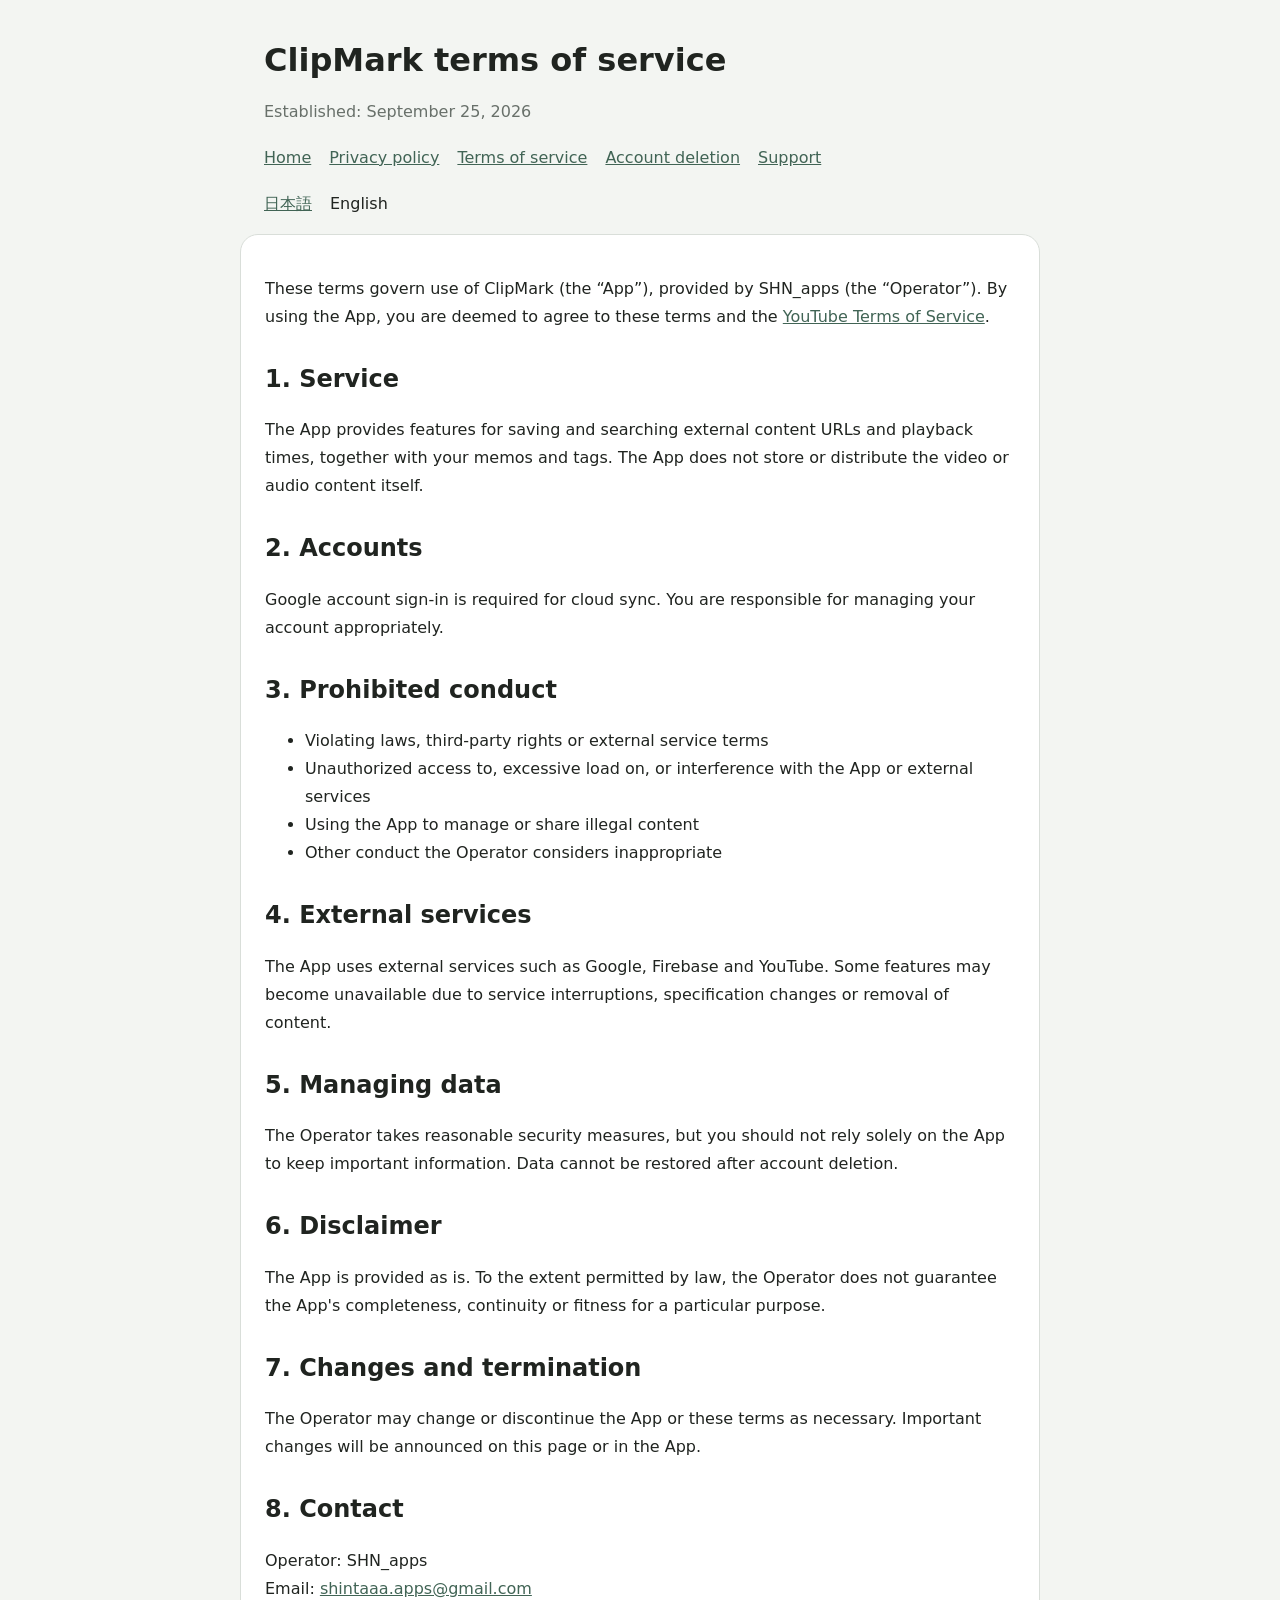
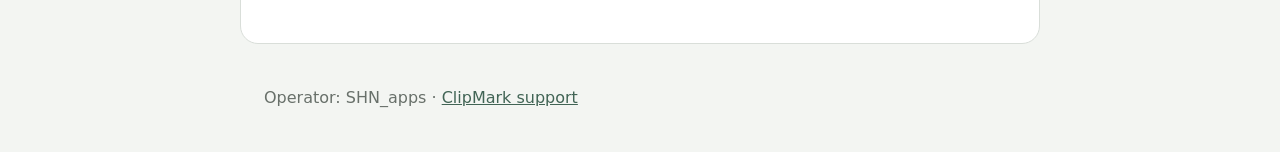
<file: docs/en/terms.html>
<!doctype html>
<html lang="en"><head><meta charset="utf-8"><meta name="viewport" content="width=device-width, initial-scale=1"><title>Terms of service | ClipMark</title><link rel="stylesheet" href="../styles.css"><link rel="alternate" hreflang="ja" href="../terms.html"><link rel="alternate" hreflang="en" href="terms.html"></head>
<body><header><h1>ClipMark terms of service</h1><p class="updated">Established: September 25, 2026</p><nav aria-label="Site"><a href="index.html">Home</a><a href="privacy.html">Privacy policy</a><a href="terms.html">Terms of service</a><a href="delete-account.html">Account deletion</a><a href="support.html">Support</a></nav><nav aria-label="Language"><a lang="ja" hreflang="ja" href="../terms.html">日本語</a><span lang="en" aria-current="page">English</span></nav></header>
<main><p>These terms govern use of ClipMark (the “App”), provided by SHN_apps (the “Operator”). By using the App, you are deemed to agree to these terms and the <a href="https://www.youtube.com/t/terms">YouTube Terms of Service</a>.</p>
<h2>1. Service</h2><p>The App provides features for saving and searching external content URLs and playback times, together with your memos and tags. The App does not store or distribute the video or audio content itself.</p>
<h2>2. Accounts</h2><p>Google account sign-in is required for cloud sync. You are responsible for managing your account appropriately.</p>
<h2>3. Prohibited conduct</h2><ul>
<li>Violating laws, third-party rights or external service terms</li>
<li>Unauthorized access to, excessive load on, or interference with the App or external services</li>
<li>Using the App to manage or share illegal content</li>
<li>Other conduct the Operator considers inappropriate</li></ul>
<h2>4. External services</h2><p>The App uses external services such as Google, Firebase and YouTube. Some features may become unavailable due to service interruptions, specification changes or removal of content.</p>
<h2>5. Managing data</h2><p>The Operator takes reasonable security measures, but you should not rely solely on the App to keep important information. Data cannot be restored after account deletion.</p>
<h2>6. Disclaimer</h2><p>The App is provided as is. To the extent permitted by law, the Operator does not guarantee the App's completeness, continuity or fitness for a particular purpose.</p>
<h2>7. Changes and termination</h2><p>The Operator may change or discontinue the App or these terms as necessary. Important changes will be announced on this page or in the App.</p>
<h2>8. Contact</h2><p>Operator: SHN_apps<br>Email: <a href="mailto:shintaaa.apps@gmail.com">shintaaa.apps@gmail.com</a></p></main><footer>Operator: SHN_apps · <a href="index.html">ClipMark support</a></footer></body></html>
</file>
<file: docs/styles.css>
:root {
  color-scheme: light dark;
  --accent: #416455;
  --surface: #ffffff;
  --background: #f3f5f2;
  --text: #202420;
  --muted: #68706a;
  --border: #d9ded9;
}

* { box-sizing: border-box; }
body {
  margin: 0;
  color: var(--text);
  background: var(--background);
  font-family: system-ui, -apple-system, "Segoe UI", sans-serif;
  line-height: 1.75;
}
header, main, footer { max-width: 800px; margin: auto; }
header { padding: 40px 24px 16px; }
main {
  margin-bottom: 40px;
  padding: 24px;
  background: var(--surface);
  border: 1px solid var(--border);
  border-radius: 18px;
}
footer { padding: 0 24px 40px; color: var(--muted); }
h1 { margin: 0 0 8px; line-height: 1.3; }
h2 { margin-top: 2rem; line-height: 1.4; }
a { color: var(--accent); }
nav { display: flex; flex-wrap: wrap; gap: 8px 18px; margin-top: 18px; }
.updated, .note { color: var(--muted); }
.warning { padding: 16px; border-left: 4px solid #b54235; background: #fff4f2; }
@media (prefers-color-scheme: dark) {
  :root {
    --surface: #1e2420;
    --background: #151a17;
    --text: #edf2ee;
    --muted: #b3bdb6;
    --border: #39433c;
    --accent: #9bc9b2;
  }
  .warning { background: #382321; }
}
@media (max-width: 840px) {
  main { margin: 0 12px 32px; padding: 20px; }
}
</file>
